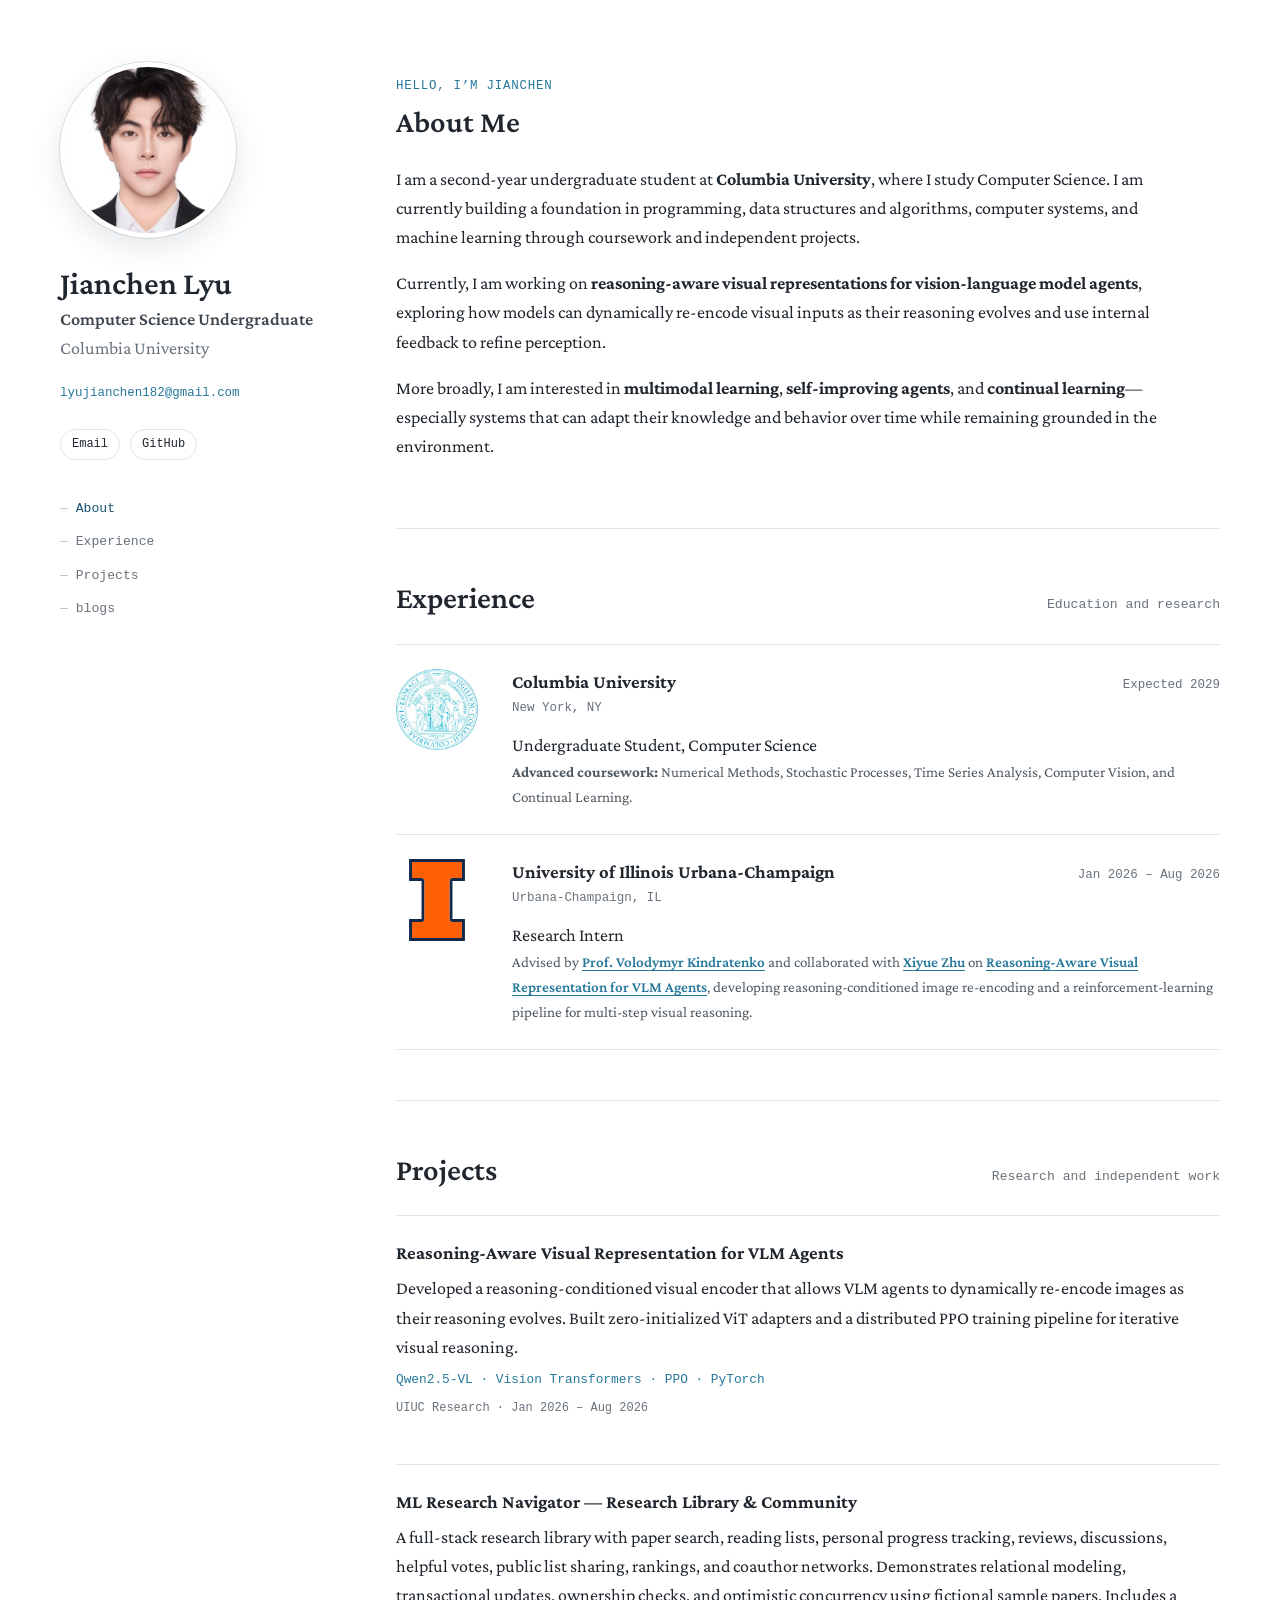
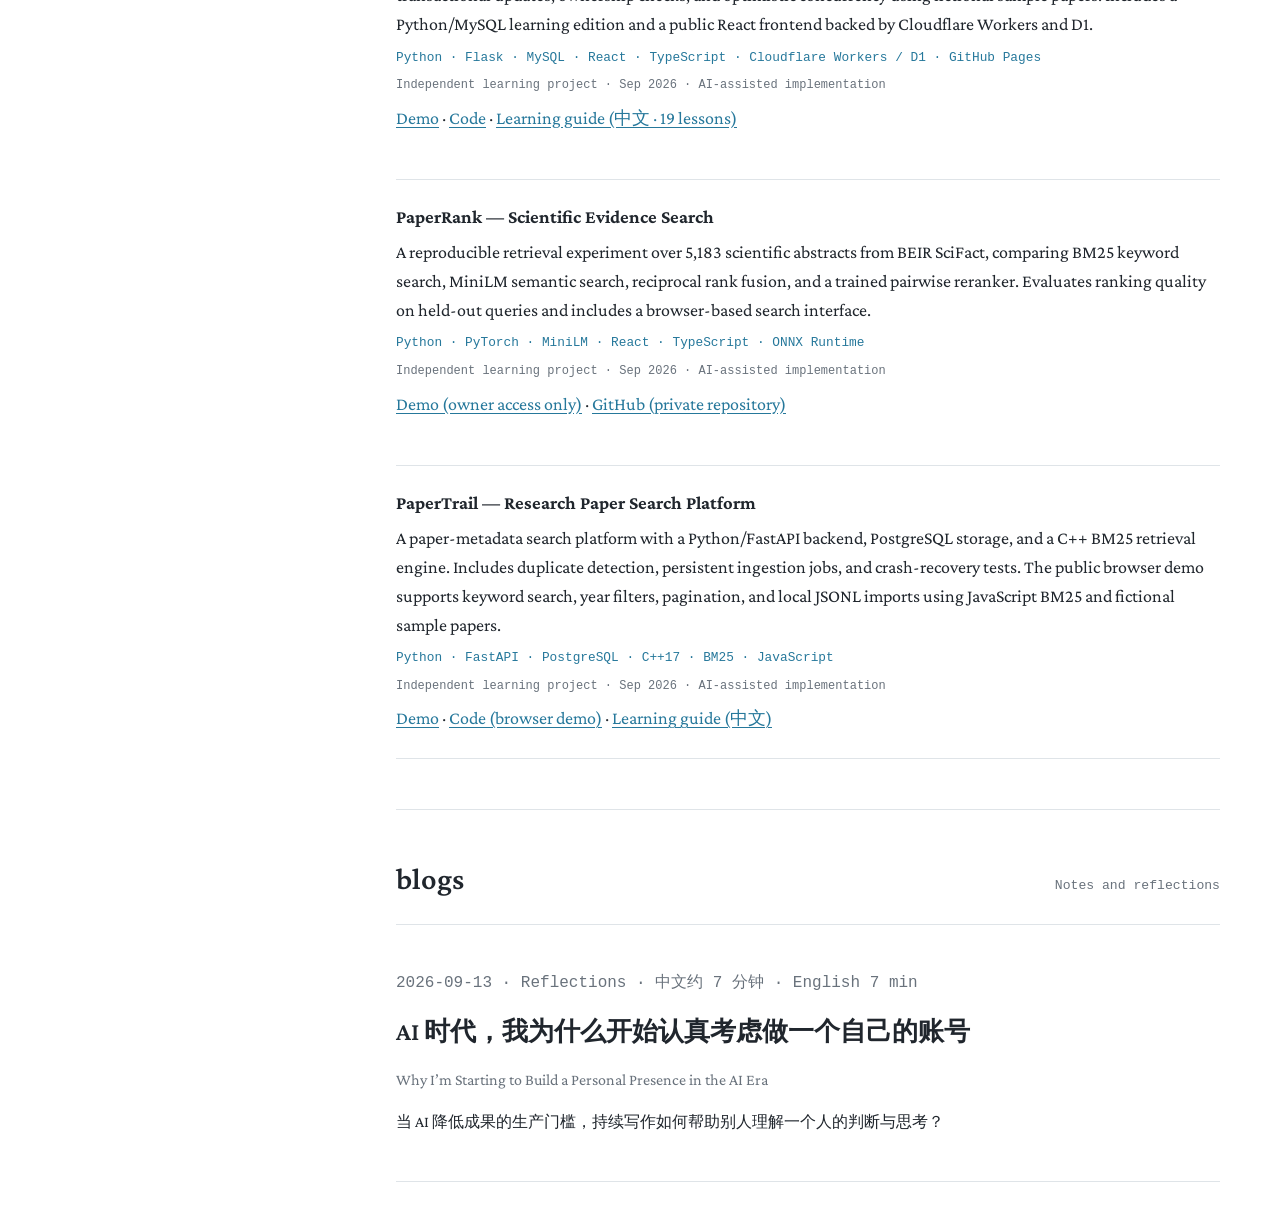
<file: index.html>
<!doctype html>
<html lang="en">
  <head>
    <meta charset="UTF-8">
    <meta name="viewport" content="width=device-width, initial-scale=1.0">
    <meta name="description" content="Personal website of a computer science undergraduate at Columbia University, with interests in multimodal learning and self-evolving agents.">
    <title>Jianchen Lyu | Personal Homepage</title>
    <link rel="preconnect" href="https://fonts.googleapis.com">
    <link rel="preconnect" href="https://fonts.gstatic.com" crossorigin>
    <link href="https://fonts.googleapis.com/css2?family=Crimson+Pro:ital,wght@0,400;0,500;0,600;1,500&family=Ubuntu+Mono:wght@400;700&display=swap" rel="stylesheet">
    <link rel="stylesheet" href="styles.css">
    <script src="script.js" defer></script>
  </head>
  <body>
    <a class="skip-link" href="#main-content">Skip to main content</a>
    <div class="site-shell">
      <header id="home" class="profile-sidebar" aria-labelledby="profile-name">
        <img class="portrait" src="assets/profile.png" alt="Portrait of Jianchen Lyu" width="1500" height="2100">
        <div class="profile-copy">
          <h1 id="profile-name">Jianchen Lyu</h1>
          <p class="role">Computer Science Undergraduate</p>
          <p class="institution">Columbia University</p>
          <a class="email-link" href="mailto:lyujianchen182@gmail.com">lyujianchen182@gmail.com</a>
        </div>

        <div class="profile-links" aria-label="Profile links">
          <a href="mailto:lyujianchen182@gmail.com">Email</a>
          <a href="https://github.com/Autumn-cyber-aka" target="_blank" rel="noopener noreferrer">GitHub</a>
        </div>

        <nav class="site-nav" aria-label="Main navigation">
          <a href="#about">About</a>
          <a href="#experience">Experience</a>
          <a href="#projects">Projects</a>
          <a href="#blogs">blogs</a>
        </nav>
      </header>

      <main id="main-content" class="page">
        <section id="about" class="content-section about-section" aria-labelledby="about-title">
          <p class="eyebrow">Hello, I’m Jianchen</p>
          <h2 id="about-title">About Me</h2>
          <div class="prose">
            <p>I am a second-year undergraduate student at <strong>Columbia University</strong>, where I study Computer Science. I am currently building a foundation in programming, data structures and algorithms, computer systems, and machine learning through coursework and independent projects.</p>
            <p>Currently, I am working on <strong>reasoning-aware visual representations for vision-language model agents</strong>, exploring how models can dynamically re-encode visual inputs as their reasoning evolves and use internal feedback to refine perception.</p>
            <p>More broadly, I am interested in <strong>multimodal learning</strong>, <strong>self-improving agents</strong>, and <strong>continual learning</strong>—especially systems that can adapt their knowledge and behavior over time while remaining grounded in the environment.</p>
          </div>
        </section>

        <section id="experience" class="content-section" aria-labelledby="experience-title">
          <div class="section-title-row">
            <h2 id="experience-title">Experience</h2>
            <p>Education and research</p>
          </div>
          <div class="experience-list">
            <article class="experience-item">
              <img class="experience-mark" src="assets/columbia-seal.png" alt="Columbia University seal" width="250" height="249">
              <div class="experience-body">
                <div class="experience-heading">
                  <h3>Columbia University</h3>
                  <p class="experience-date">Expected 2029</p>
                </div>
                <p class="experience-location">New York, NY</p>
                <p>Undergraduate Student, Computer Science</p>
                <p class="experience-detail"><strong>Advanced coursework:</strong> Numerical Methods, Stochastic Processes, Time Series Analysis, Computer Vision, and Continual Learning.</p>
              </div>
            </article>
            <article class="experience-item">
              <img class="experience-mark" src="assets/uiuc-block-i.svg" alt="Block I in Illini orange">
              <div class="experience-body">
                <div class="experience-heading">
                  <h3>University of Illinois Urbana-Champaign</h3>
                  <p class="experience-date">Jan 2026 – Aug 2026</p>
                </div>
                <p class="experience-location">Urbana-Champaign, IL</p>
                <p>Research Intern</p>
                <p class="experience-detail">Advised by <a href="https://ece.illinois.edu/about/directory/faculty/kindrtnk" target="_blank" rel="noopener noreferrer">Prof. Volodymyr Kindratenko</a> and collaborated with <a href="https://ece.illinois.edu/about/directory/grad-students/xiyuez2" target="_blank" rel="noopener noreferrer">Xiyue Zhu</a> on <a href="#reasoning-aware-vlm">Reasoning-Aware Visual Representation for VLM Agents</a>, developing reasoning-conditioned image re-encoding and a reinforcement-learning pipeline for multi-step visual reasoning.</p>
              </div>
            </article>
          </div>
        </section>

        <section id="projects" class="content-section" aria-labelledby="projects-title">
          <div class="section-title-row">
            <h2 id="projects-title">Projects</h2>
            <p>Research and independent work</p>
          </div>
          <div class="project-list">
            <article id="reasoning-aware-vlm" class="project-item">
              <div class="project-body">
                <h3>Reasoning-Aware Visual Representation for VLM Agents</h3>
                <p>Developed a reasoning-conditioned visual encoder that allows VLM agents to dynamically re-encode images as their reasoning evolves. Built zero-initialized ViT adapters and a distributed PPO training pipeline for iterative visual reasoning.</p>
                <p class="project-meta">Qwen2.5-VL · Vision Transformers · PPO · PyTorch</p>
                <p class="project-status">UIUC Research · Jan 2026 – Aug 2026</p>
              </div>
            </article>
            <article id="ml-research-navigator" class="project-item">
              <div class="project-body">
                <h3>ML Research Navigator — Research Library &amp; Community</h3>
                <p>A full-stack research library with paper search, reading lists, personal progress tracking, reviews, discussions, helpful votes, public list sharing, rankings, and coauthor networks. Demonstrates relational modeling, transactional updates, ownership checks, and optimistic concurrency using fictional sample papers. Includes a Python/MySQL learning edition and a public React frontend backed by Cloudflare Workers and D1.</p>
                <p class="project-meta">Python · Flask · MySQL · React · TypeScript · Cloudflare Workers / D1 · GitHub Pages</p>
                <p class="project-status">Independent learning project · Sep 2026 · AI-assisted implementation</p>
                <p><a href="https://autumn-cyber-aka.github.io/ml-research-navigator/" target="_blank" rel="noopener noreferrer">Demo</a> · <a href="https://github.com/Autumn-cyber-aka/ml-research-navigator" target="_blank" rel="noopener noreferrer">Code</a> · <a href="https://github.com/Autumn-cyber-aka/ml-research-navigator/blob/main/docs/LEARNING_GUIDE.md" target="_blank" rel="noopener noreferrer">Learning guide (中文 · 19 lessons)</a></p>
              </div>
            </article>
            <article id="paperrank" class="project-item">
              <div class="project-body">
                <h3>PaperRank — Scientific Evidence Search</h3>
                <p>A reproducible retrieval experiment over 5,183 scientific abstracts from BEIR SciFact, comparing BM25 keyword search, MiniLM semantic search, reciprocal rank fusion, and a trained pairwise reranker. Evaluates ranking quality on held-out queries and includes a browser-based search interface.</p>
                <p class="project-meta">Python · PyTorch · MiniLM · React · TypeScript · ONNX Runtime</p>
                <p class="project-status">Independent learning project · Sep 2026 · AI-assisted implementation</p>
                <p><a href="https://paperrank-evidence-search.lyujianchen182.chatgpt.site/" target="_blank" rel="noopener noreferrer">Demo (owner access only)</a> · <a href="https://github.com/Autumn-cyber-aka/paperrank" target="_blank" rel="noopener noreferrer">GitHub (private repository)</a></p>
              </div>
            </article>
            <article id="papertrail" class="project-item">
              <div class="project-body">
                <h3>PaperTrail — Research Paper Search Platform</h3>
                <p>A paper-metadata search platform with a Python/FastAPI backend, PostgreSQL storage, and a C++ BM25 retrieval engine. Includes duplicate detection, persistent ingestion jobs, and crash-recovery tests. The public browser demo supports keyword search, year filters, pagination, and local JSONL imports using JavaScript BM25 and fictional sample papers.</p>
                <p class="project-meta">Python · FastAPI · PostgreSQL · C++17 · BM25 · JavaScript</p>
                <p class="project-status">Independent learning project · Sep 2026 · AI-assisted implementation</p>
                <p><a href="https://autumn-cyber-aka.github.io/papertrail-site/" target="_blank" rel="noopener noreferrer">Demo</a> · <a href="https://github.com/Autumn-cyber-aka/papertrail-site" target="_blank" rel="noopener noreferrer">Code (browser demo)</a> · <a href="https://github.com/Autumn-cyber-aka/papertrail-site/blob/main/LEARNING_MANUAL.md" target="_blank" rel="noopener noreferrer">Learning guide (中文)</a></p>
              </div>
            </article>
          </div>
        </section>

        <section id="blogs" class="content-section" aria-labelledby="blogs-title">
          <div class="section-title-row">
            <h2 id="blogs-title">blogs</h2>
            <p>Notes and reflections</p>
          </div>
          <div class="blog-post-list">
          <article class="blog-post-entry">
            <p class="article-meta"><time datetime="2026-09-13">2026-09-13</time> · Reflections <span class="reading-time">· 中文约 7 分钟 · English 7 min</span></p>
            <h2 lang="zh-CN"><a href="blogs/personal-brand-ai-zh.html">AI 时代，我为什么开始认真考虑做一个自己的账号</a></h2>
            <p class="blog-post-translation"><a href="blogs/personal-brand-ai-en.html" lang="en">Why I’m Starting to Build a Personal Presence in the AI Era</a></p>
            <p lang="zh-CN">当 AI 降低成果的生产门槛，持续写作如何帮助别人理解一个人的判断与思考？</p>
          </article>
          </div>
        </section>

      </main>
    </div>
  </body>
</html>
</file>
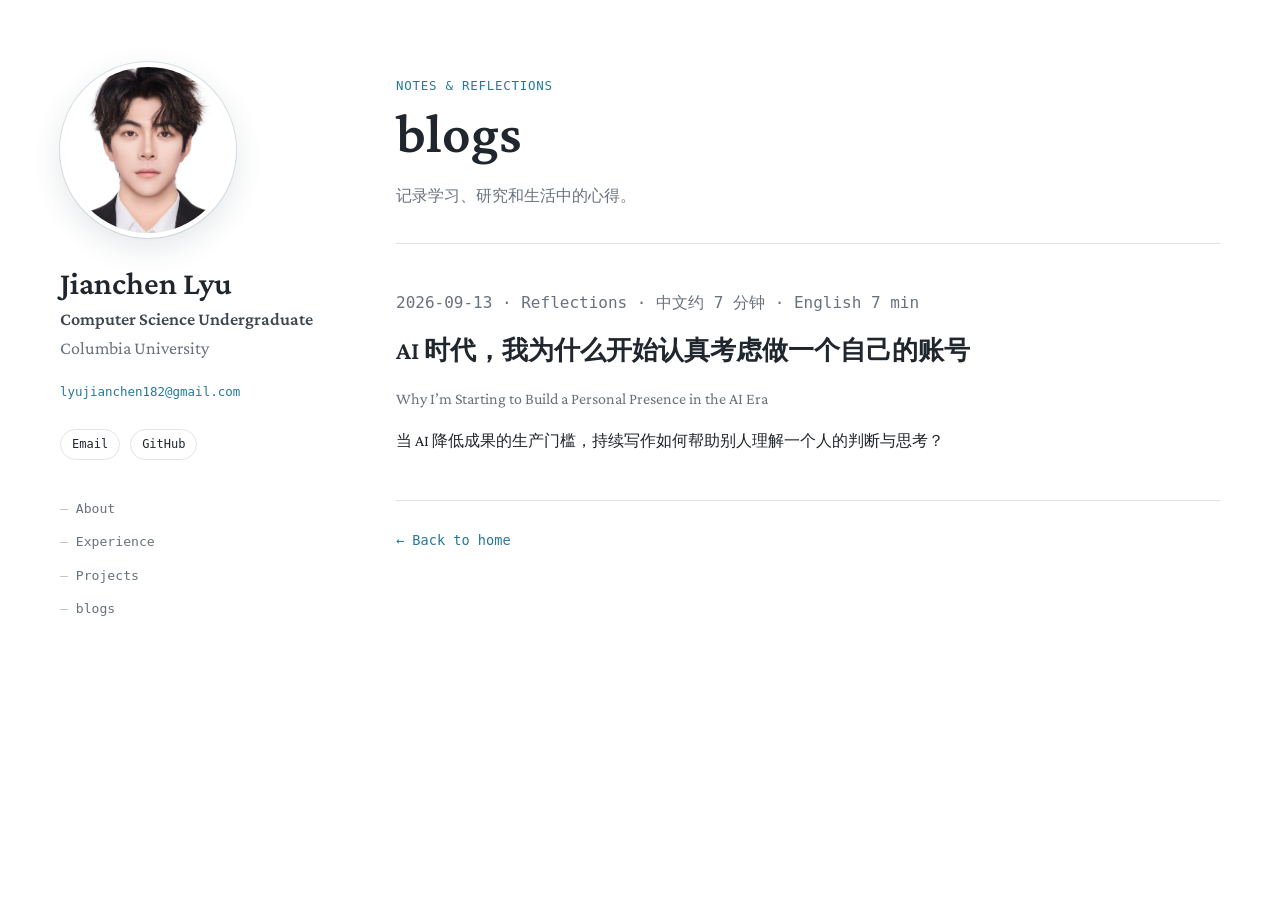
<file: blogs/index.html>
<!doctype html>
<html lang="en">
  <head>
    <meta charset="UTF-8">
    <meta name="viewport" content="width=device-width, initial-scale=1.0">
    <meta name="description" content="Personal reflections, research notes, and things learned along the way by Jianchen Lyu.">
    <title>blogs | Jianchen Lyu</title>
    <link rel="preconnect" href="https://fonts.googleapis.com">
    <link rel="preconnect" href="https://fonts.gstatic.com" crossorigin>
    <link href="https://fonts.googleapis.com/css2?family=Crimson+Pro:ital,wght@0,400;0,500;0,600;1,500&family=Ubuntu+Mono:wght@400;700&display=swap" rel="stylesheet">
    <link rel="stylesheet" href="../styles.css">
  </head>
  <body>
    <a class="skip-link" href="#main-content">Skip to main content</a>
    <div class="site-shell">
      <header id="home" class="profile-sidebar" aria-labelledby="profile-name">
        <img class="portrait" src="../assets/profile.png" alt="Portrait of Jianchen Lyu" width="1500" height="2100">
        <div class="profile-copy">
          <p id="profile-name" class="profile-name">Jianchen Lyu</p>
          <p class="role">Computer Science Undergraduate</p>
          <p class="institution">Columbia University</p>
          <a class="email-link" href="mailto:lyujianchen182@gmail.com">lyujianchen182@gmail.com</a>
        </div>

        <div class="profile-links" aria-label="Profile links">
          <a href="mailto:lyujianchen182@gmail.com">Email</a>
          <a href="https://github.com/Autumn-cyber-aka" target="_blank" rel="noopener noreferrer">GitHub</a>
        </div>

        <nav class="site-nav" aria-label="Main navigation">
          <a href="../#about">About</a>
          <a href="../#experience">Experience</a>
          <a href="../#projects">Projects</a>
          <a href="../#blogs">blogs</a>
        </nav>
      </header>

      <main id="main-content" class="page blog-page">
        <header class="blog-heading">
          <p class="eyebrow">Notes &amp; reflections</p>
          <h1>blogs</h1>
          <p class="blog-intro" lang="zh-CN">记录学习、研究和生活中的心得。</p>
        </header>
        <section class="blog-post-list" aria-label="Blog posts">
          <article class="blog-post-entry">
            <p class="article-meta"><time datetime="2026-09-13">2026-09-13</time> · Reflections <span class="reading-time">· 中文约 7 分钟 · English 7 min</span></p>
            <h2 lang="zh-CN"><a href="personal-brand-ai-zh.html">AI 时代，我为什么开始认真考虑做一个自己的账号</a></h2>
            <p class="blog-post-translation"><a href="personal-brand-ai-en.html" lang="en">Why I’m Starting to Build a Personal Presence in the AI Era</a></p>
            <p lang="zh-CN">当 AI 降低成果的生产门槛，持续写作如何帮助别人理解一个人的判断与思考？</p>
          </article>
        </section>
        <a class="blog-home-link" href="../">← Back to home</a>
      </main>
    </div>
  </body>
</html>
</file>
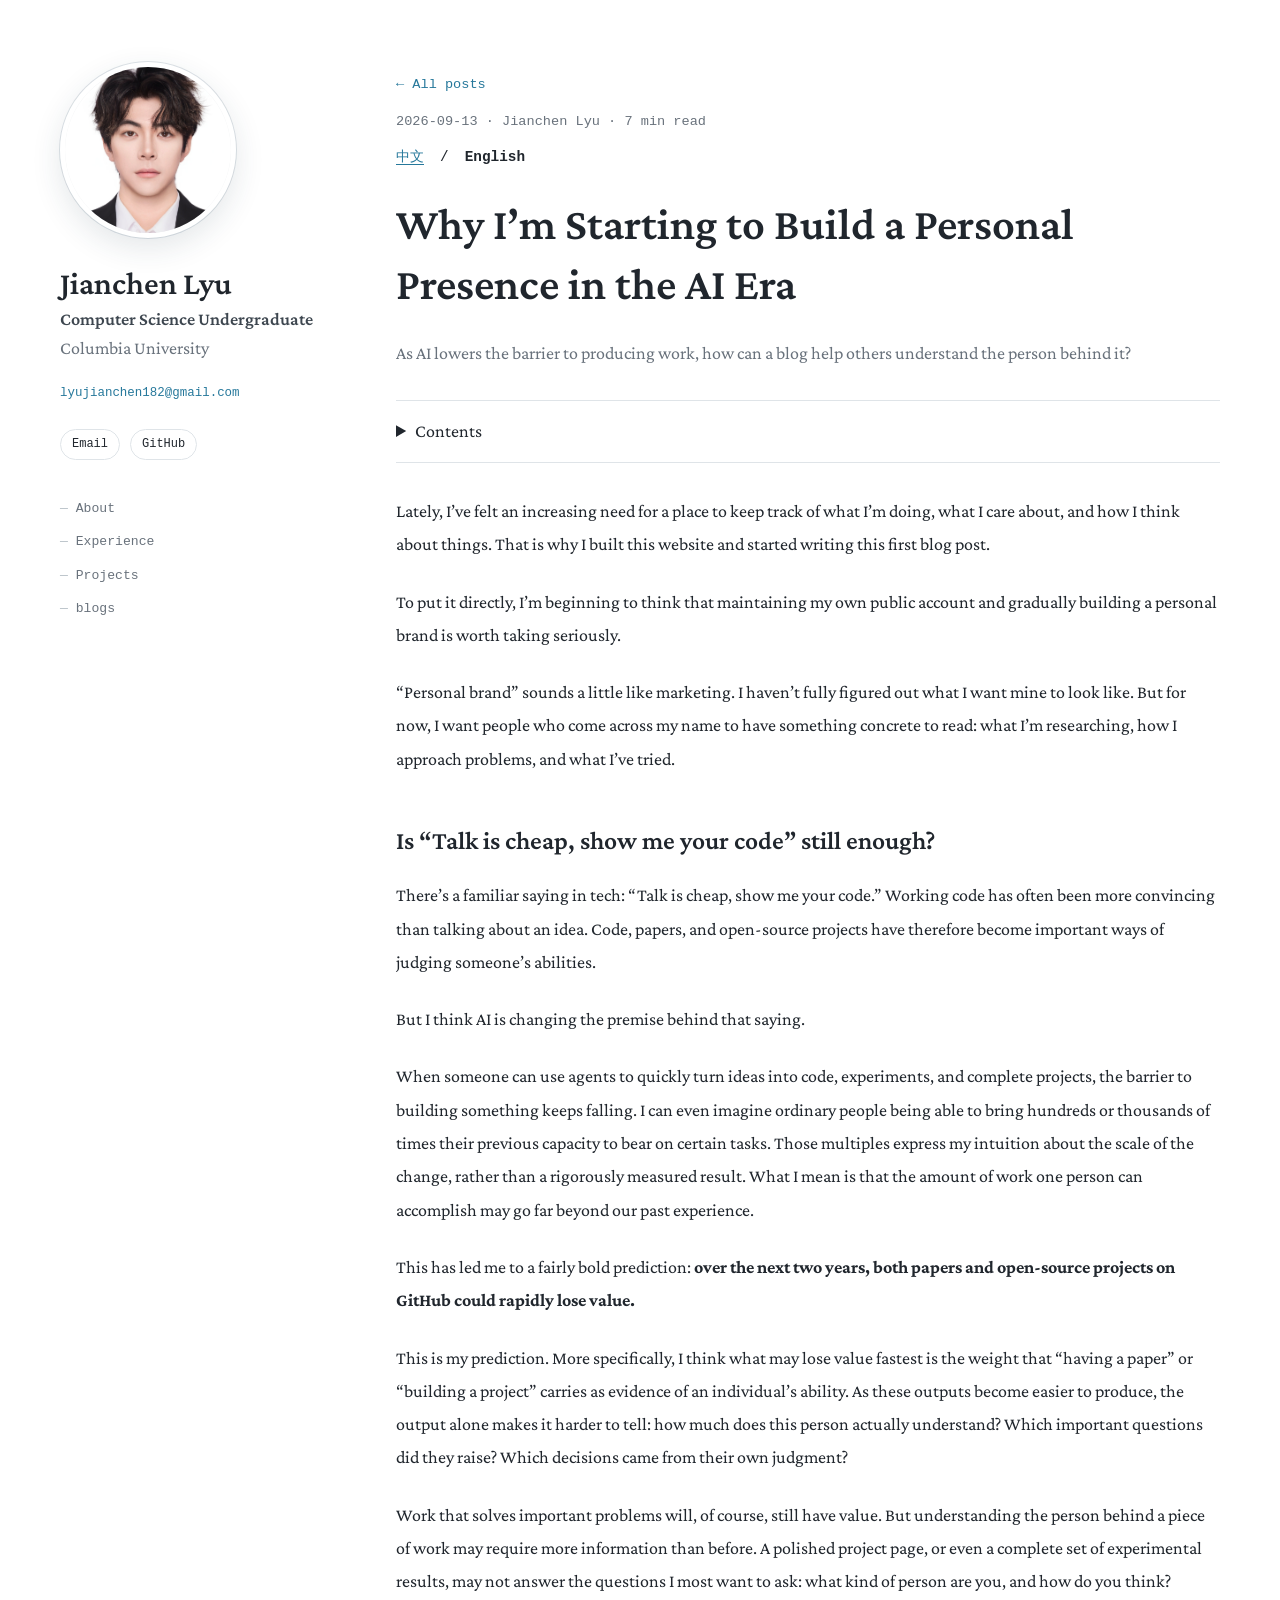
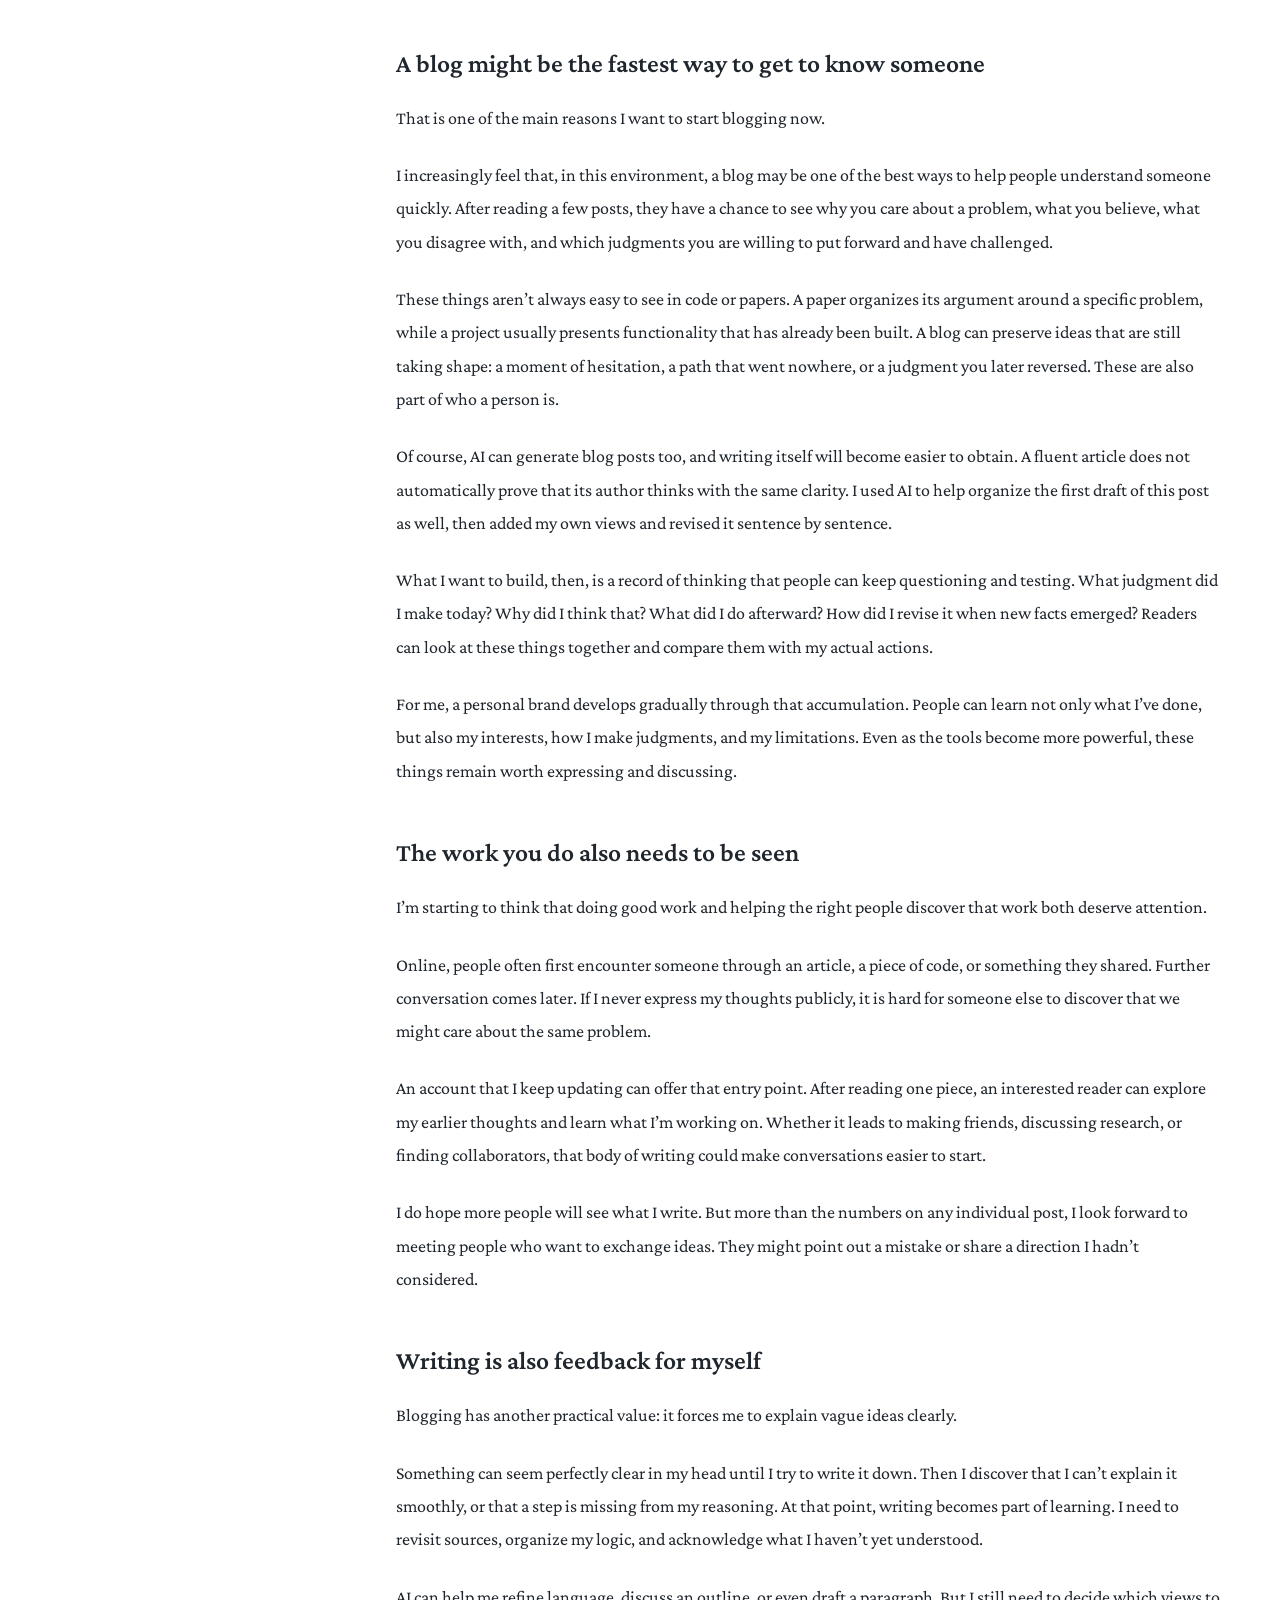
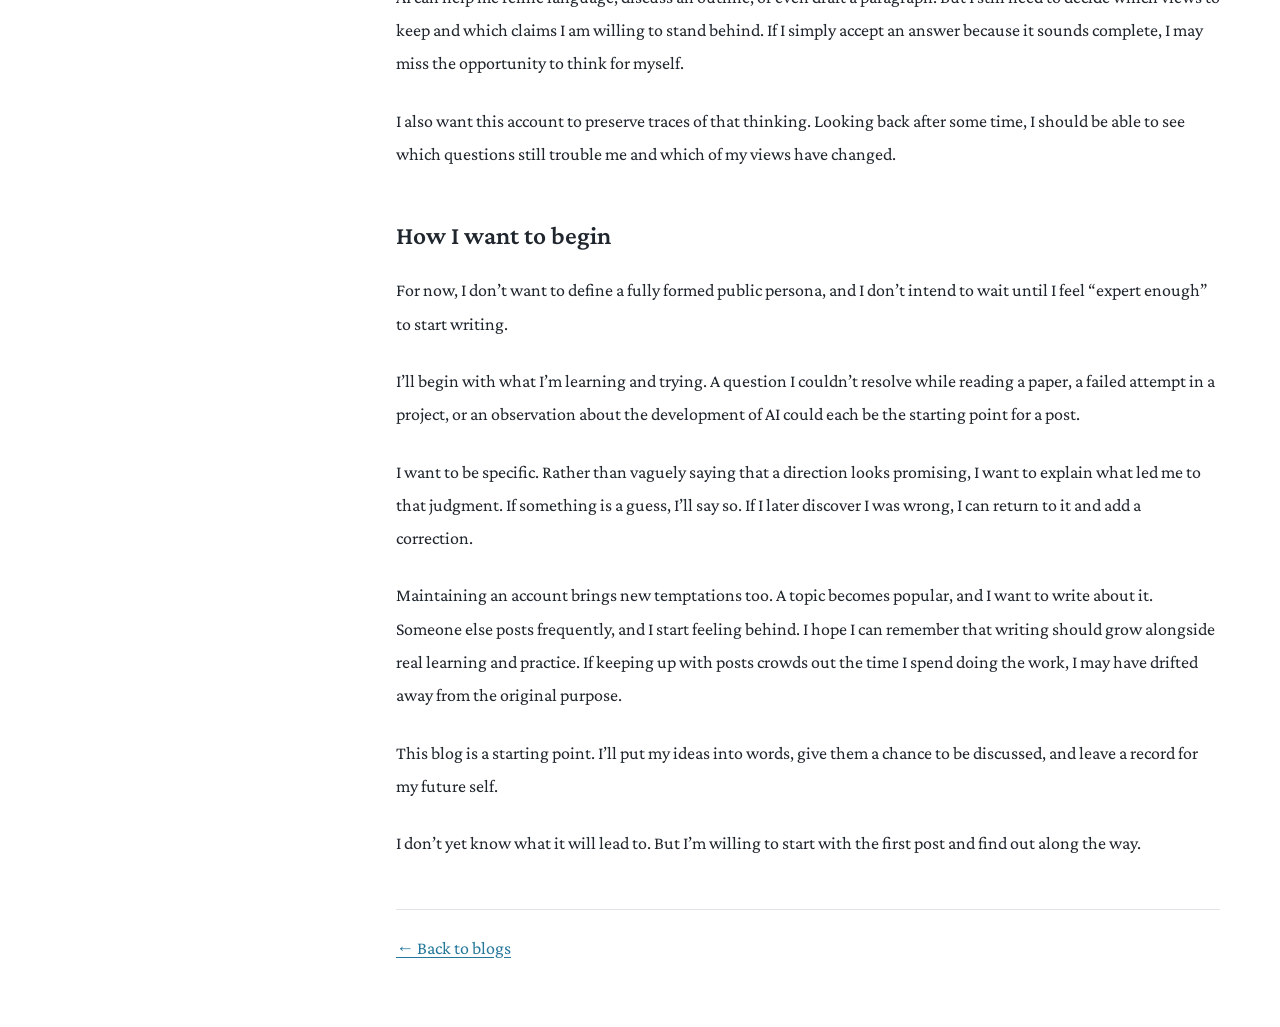
<file: blogs/personal-brand-ai-en.html>
<!doctype html>
<html lang="en">
  <head>
    <meta charset="UTF-8">
    <meta name="viewport" content="width=device-width, initial-scale=1.0">
    <meta name="description" content="As AI lowers the barrier to producing work, how can a blog help others understand the person behind it?">
    <title>Why I’m Starting to Build a Personal Presence in the AI Era | Jianchen Lyu</title>
    <link rel="preconnect" href="https://fonts.googleapis.com">
    <link rel="preconnect" href="https://fonts.gstatic.com" crossorigin>
    <link href="https://fonts.googleapis.com/css2?family=Crimson+Pro:ital,wght@0,400;0,500;0,600;1,500&family=Ubuntu+Mono:wght@400;700&display=swap" rel="stylesheet">
    <link rel="stylesheet" href="../styles.css">
    <link rel="canonical" href="https://autumn-cyber-aka.github.io/personal-website/blogs/personal-brand-ai-en.html">
    <link rel="alternate" hreflang="zh-CN" href="https://autumn-cyber-aka.github.io/personal-website/blogs/personal-brand-ai-zh.html">
    <link rel="alternate" hreflang="en" href="https://autumn-cyber-aka.github.io/personal-website/blogs/personal-brand-ai-en.html">
  </head>
  <body>
    <a class="skip-link" href="#main-content">Skip to main content</a>
    <div class="site-shell">
      <header id="home" class="profile-sidebar" aria-labelledby="profile-name">
        <img class="portrait" src="../assets/profile.png" alt="Portrait of Jianchen Lyu" width="1500" height="2100">
        <div class="profile-copy">
          <p id="profile-name" class="profile-name">Jianchen Lyu</p>
          <p class="role">Computer Science Undergraduate</p>
          <p class="institution">Columbia University</p>
          <a class="email-link" href="mailto:lyujianchen182@gmail.com">lyujianchen182@gmail.com</a>
        </div>

        <div class="profile-links" aria-label="Profile links">
          <a href="mailto:lyujianchen182@gmail.com">Email</a>
          <a href="https://github.com/Autumn-cyber-aka" target="_blank" rel="noopener noreferrer">GitHub</a>
        </div>

        <nav class="site-nav" aria-label="Main navigation">
          <a href="../#about">About</a>
          <a href="../#experience">Experience</a>
          <a href="../#projects">Projects</a>
          <a href="../#blogs">blogs</a>
        </nav>
      </header>

      <main id="main-content" class="page article-page">
        <article>
          <header class="article-heading">
            <a class="blog-home-link" href="../#blogs">← All posts</a>
            <p class="article-meta"><time datetime="2026-09-13">2026-09-13</time> · Jianchen Lyu <span class="reading-time">· 7 min read</span></p>
            <nav class="language-switch" aria-label="Article language"><a href="personal-brand-ai-zh.html" lang="zh-CN" hreflang="zh-CN">中文</a> / <a href="personal-brand-ai-en.html" lang="en" hreflang="en" aria-current="page">English</a></nav>
            <h1>Why I’m Starting to Build a Personal Presence in the AI Era</h1>
            <p class="article-summary">As AI lowers the barrier to producing work, how can a blog help others understand the person behind it?</p>
          </header>
          <details class="article-toc">
            <summary>Contents</summary>
            <ol><li><a href="#section-1">Is “Talk is cheap, show me your code” still enough?</a></li><li><a href="#section-2">A blog might be the fastest way to get to know someone</a></li><li><a href="#section-3">The work you do also needs to be seen</a></li><li><a href="#section-4">Writing is also feedback for myself</a></li><li><a href="#section-5">How I want to begin</a></li></ol>
          </details>
          <div class="article-prose"><p>Lately, I’ve felt an increasing need for a place to keep track of what I’m doing, what I care about, and how I think about things. That is why I built this website and started writing this first blog post.</p><p>To put it directly, I’m beginning to think that maintaining my own public account and gradually building a personal brand is worth taking seriously.</p><p>“Personal brand” sounds a little like marketing. I haven’t fully figured out what I want mine to look like. But for now, I want people who come across my name to have something concrete to read: what I’m researching, how I approach problems, and what I’ve tried.</p><h2 id="section-1">Is “Talk is cheap, show me your code” still enough?</h2><p>There’s a familiar saying in tech: “Talk is cheap, show me your code.” Working code has often been more convincing than talking about an idea. Code, papers, and open-source projects have therefore become important ways of judging someone’s abilities.</p><p>But I think AI is changing the premise behind that saying.</p><p>When someone can use agents to quickly turn ideas into code, experiments, and complete projects, the barrier to building something keeps falling. I can even imagine ordinary people being able to bring hundreds or thousands of times their previous capacity to bear on certain tasks. Those multiples express my intuition about the scale of the change, rather than a rigorously measured result. What I mean is that the amount of work one person can accomplish may go far beyond our past experience.</p><p>This has led me to a fairly bold prediction: <strong>over the next two years, both papers and open-source projects on GitHub could rapidly lose value.</strong></p><p>This is my prediction. More specifically, I think what may lose value fastest is the weight that “having a paper” or “building a project” carries as evidence of an individual’s ability. As these outputs become easier to produce, the output alone makes it harder to tell: how much does this person actually understand? Which important questions did they raise? Which decisions came from their own judgment?</p><p>Work that solves important problems will, of course, still have value. But understanding the person behind a piece of work may require more information than before. A polished project page, or even a complete set of experimental results, may not answer the questions I most want to ask: what kind of person are you, and how do you think?</p><h2 id="section-2">A blog might be the fastest way to get to know someone</h2><p>That is one of the main reasons I want to start blogging now.</p><p>I increasingly feel that, in this environment, a blog may be one of the best ways to help people understand someone quickly. After reading a few posts, they have a chance to see why you care about a problem, what you believe, what you disagree with, and which judgments you are willing to put forward and have challenged.</p><p>These things aren’t always easy to see in code or papers. A paper organizes its argument around a specific problem, while a project usually presents functionality that has already been built. A blog can preserve ideas that are still taking shape: a moment of hesitation, a path that went nowhere, or a judgment you later reversed. These are also part of who a person is.</p><p>Of course, AI can generate blog posts too, and writing itself will become easier to obtain. A fluent article does not automatically prove that its author thinks with the same clarity. I used AI to help organize the first draft of this post as well, then added my own views and revised it sentence by sentence.</p><p>What I want to build, then, is a record of thinking that people can keep questioning and testing. What judgment did I make today? Why did I think that? What did I do afterward? How did I revise it when new facts emerged? Readers can look at these things together and compare them with my actual actions.</p><p>For me, a personal brand develops gradually through that accumulation. People can learn not only what I’ve done, but also my interests, how I make judgments, and my limitations. Even as the tools become more powerful, these things remain worth expressing and discussing.</p><h2 id="section-3">The work you do also needs to be seen</h2><p>I’m starting to think that doing good work and helping the right people discover that work both deserve attention.</p><p>Online, people often first encounter someone through an article, a piece of code, or something they shared. Further conversation comes later. If I never express my thoughts publicly, it is hard for someone else to discover that we might care about the same problem.</p><p>An account that I keep updating can offer that entry point. After reading one piece, an interested reader can explore my earlier thoughts and learn what I’m working on. Whether it leads to making friends, discussing research, or finding collaborators, that body of writing could make conversations easier to start.</p><p>I do hope more people will see what I write. But more than the numbers on any individual post, I look forward to meeting people who want to exchange ideas. They might point out a mistake or share a direction I hadn’t considered.</p><h2 id="section-4">Writing is also feedback for myself</h2><p>Blogging has another practical value: it forces me to explain vague ideas clearly.</p><p>Something can seem perfectly clear in my head until I try to write it down. Then I discover that I can’t explain it smoothly, or that a step is missing from my reasoning. At that point, writing becomes part of learning. I need to revisit sources, organize my logic, and acknowledge what I haven’t yet understood.</p><p>AI can help me refine language, discuss an outline, or even draft a paragraph. But I still need to decide which views to keep and which claims I am willing to stand behind. If I simply accept an answer because it sounds complete, I may miss the opportunity to think for myself.</p><p>I also want this account to preserve traces of that thinking. Looking back after some time, I should be able to see which questions still trouble me and which of my views have changed.</p><h2 id="section-5">How I want to begin</h2><p>For now, I don’t want to define a fully formed public persona, and I don’t intend to wait until I feel “expert enough” to start writing.</p><p>I’ll begin with what I’m learning and trying. A question I couldn’t resolve while reading a paper, a failed attempt in a project, or an observation about the development of AI could each be the starting point for a post.</p><p>I want to be specific. Rather than vaguely saying that a direction looks promising, I want to explain what led me to that judgment. If something is a guess, I’ll say so. If I later discover I was wrong, I can return to it and add a correction.</p><p>Maintaining an account brings new temptations too. A topic becomes popular, and I want to write about it. Someone else posts frequently, and I start feeling behind. I hope I can remember that writing should grow alongside real learning and practice. If keeping up with posts crowds out the time I spend doing the work, I may have drifted away from the original purpose.</p><p>This blog is a starting point. I’ll put my ideas into words, give them a chance to be discussed, and leave a record for my future self.</p><p>I don’t yet know what it will lead to. But I’m willing to start with the first post and find out along the way.</p></div>
          <footer class="article-footer"><a href="../#blogs">← Back to blogs</a></footer>
        </article>
      </main>
    </div>
  </body>
</html>
</file>
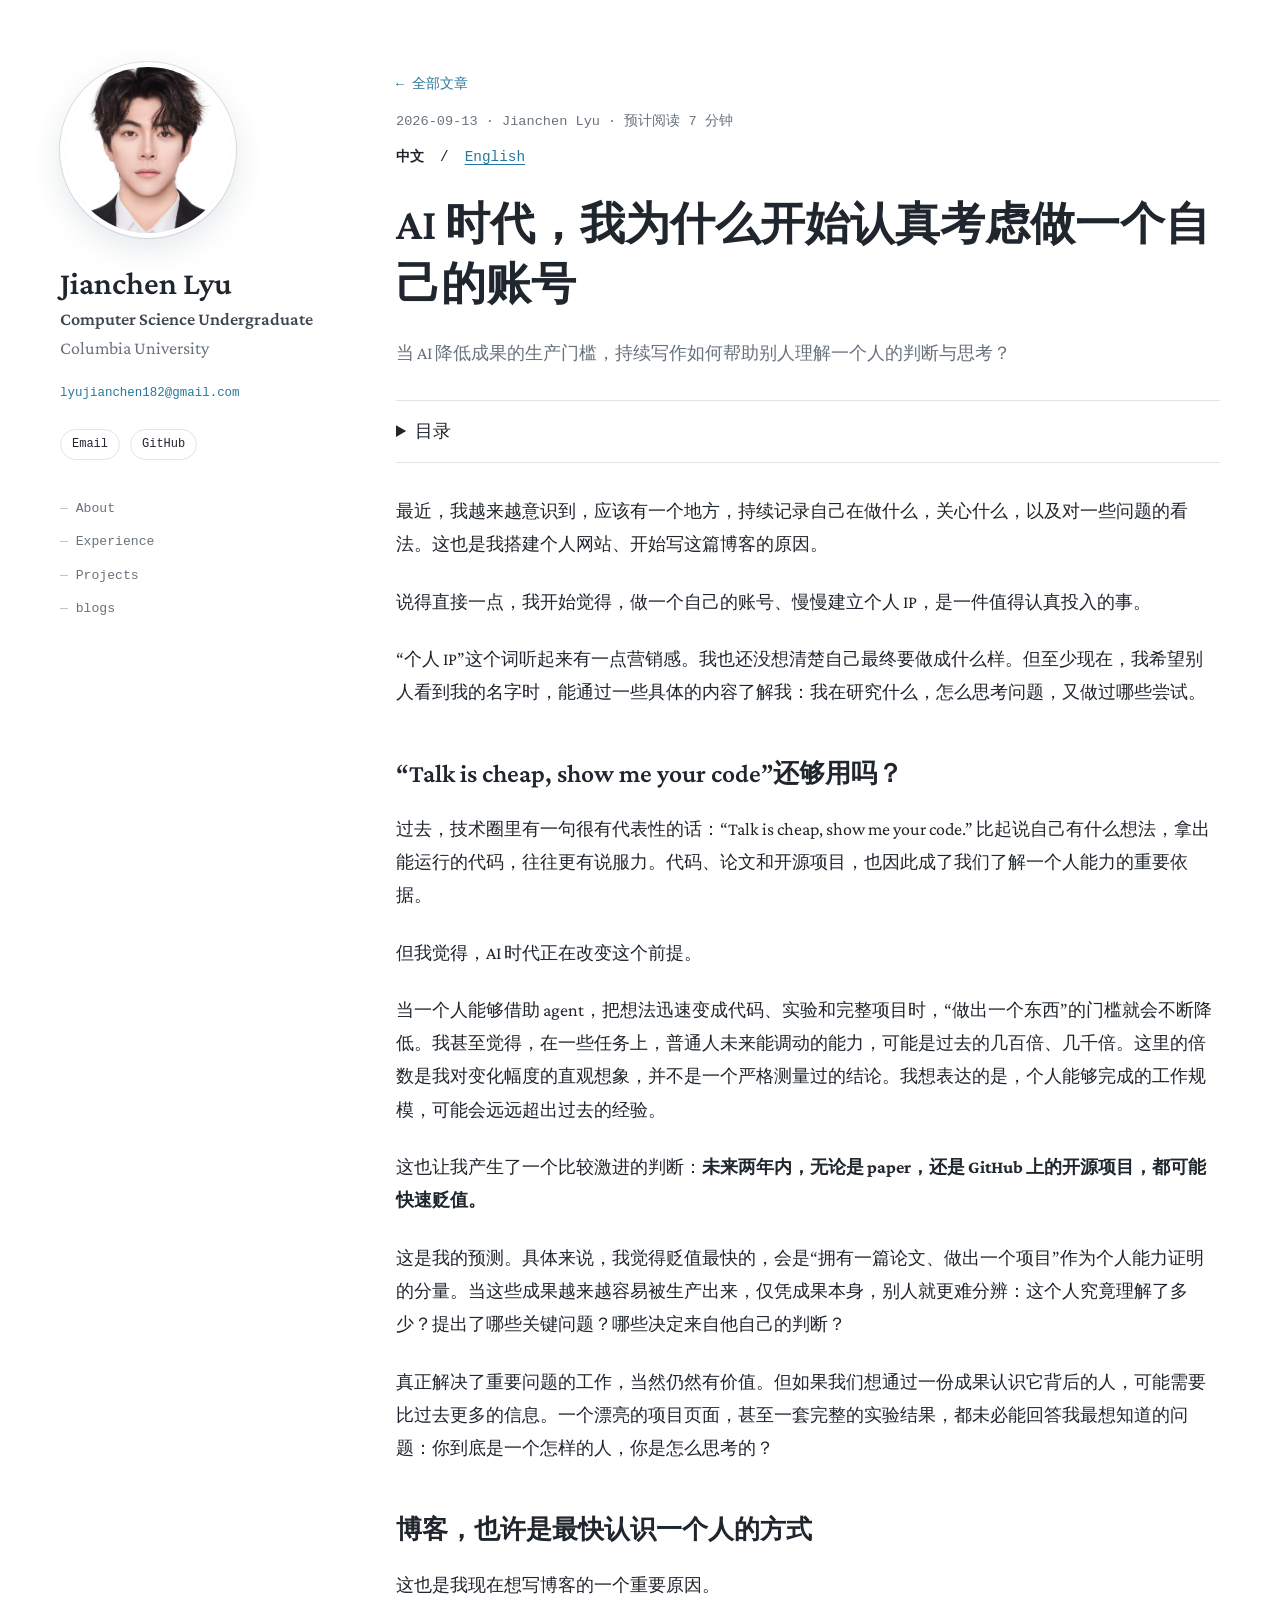
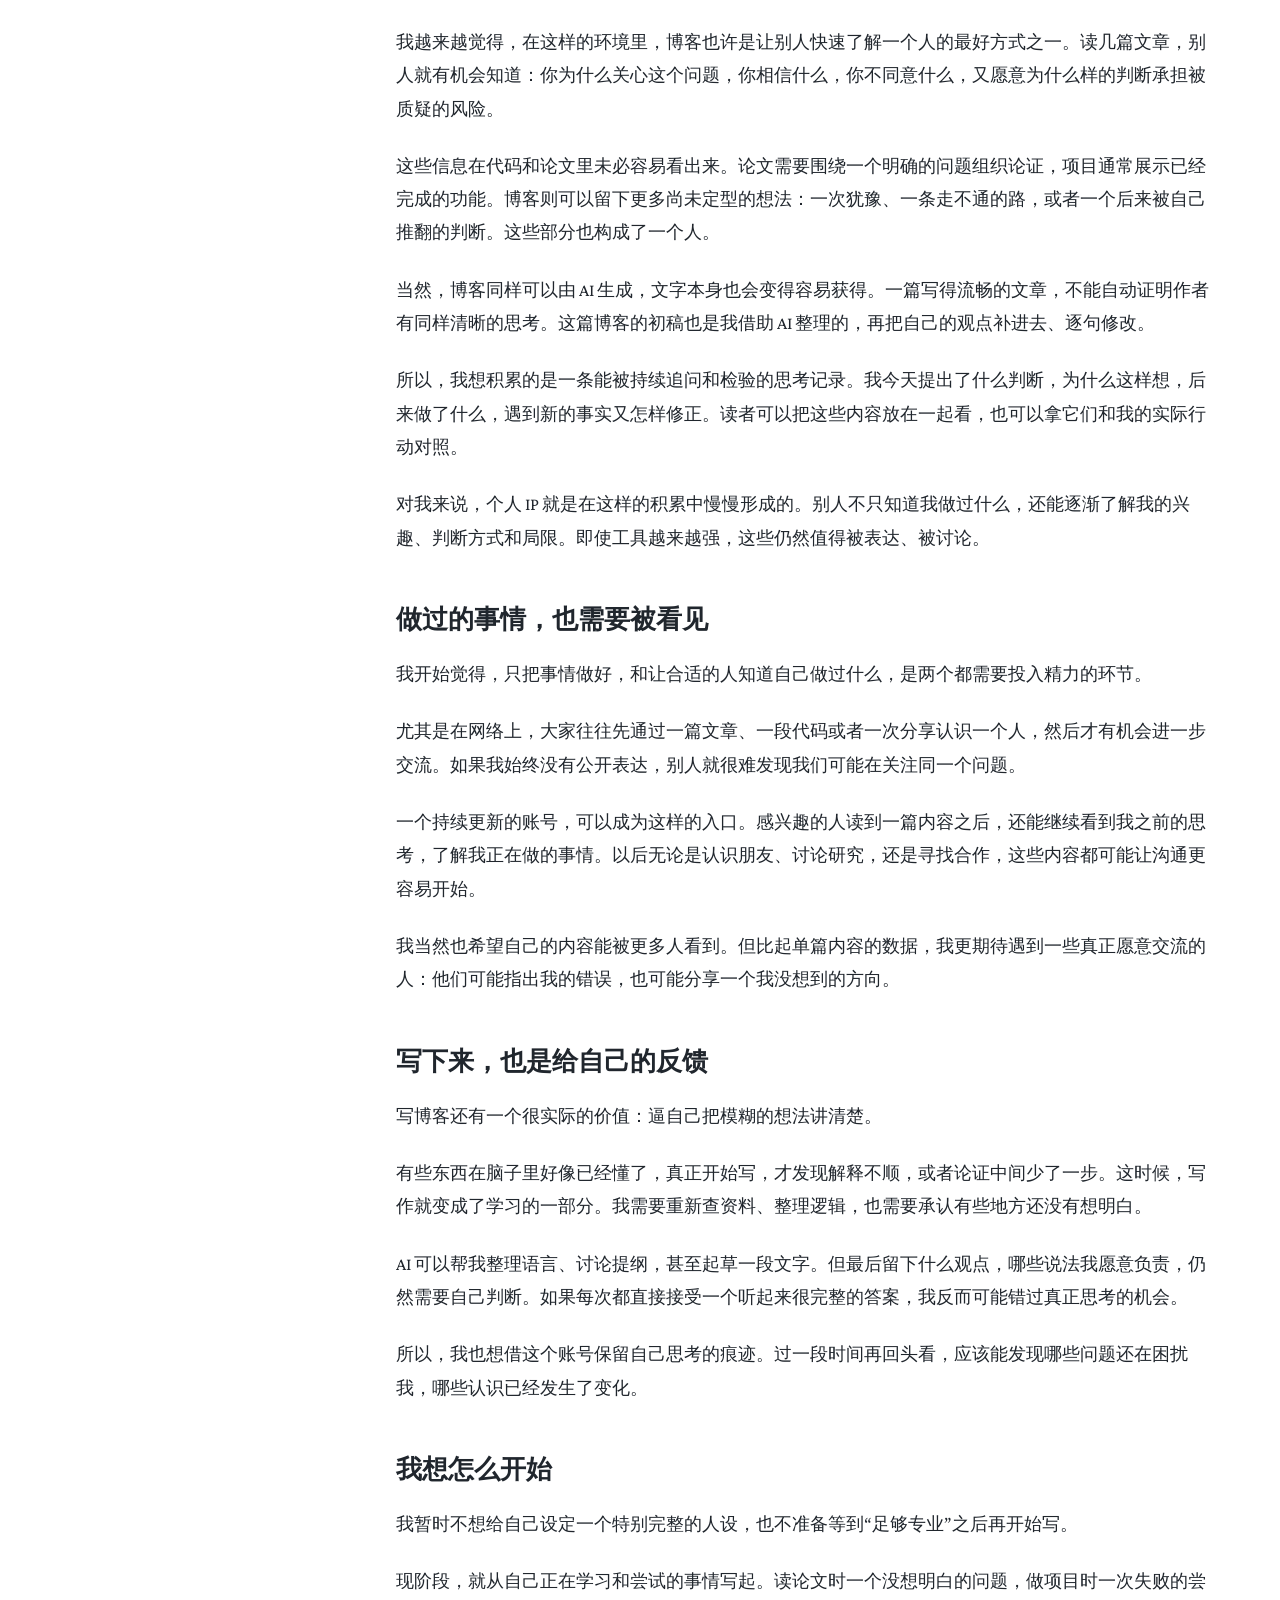
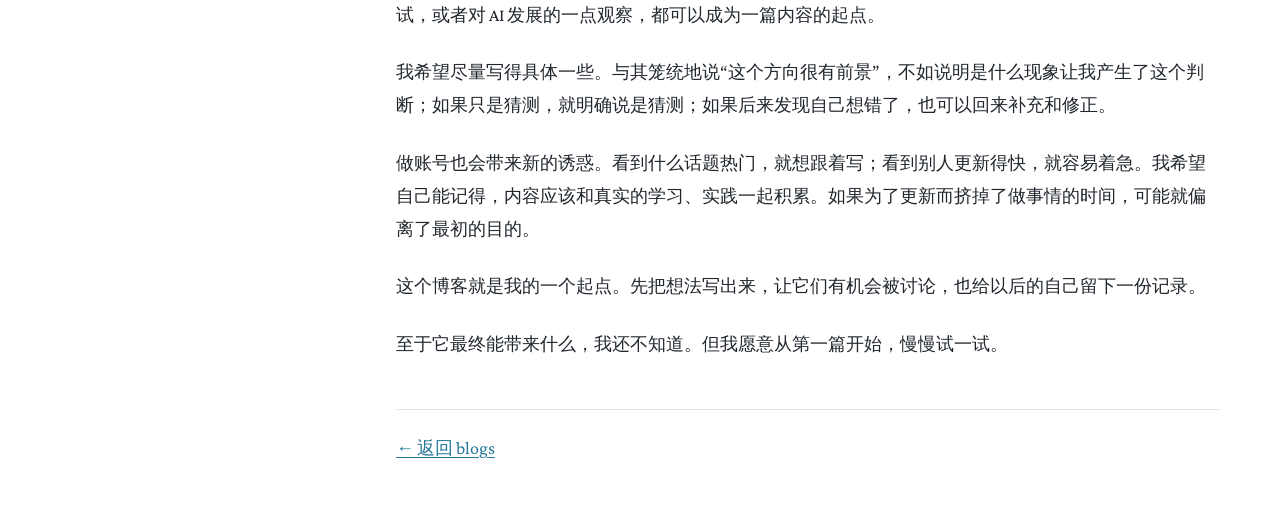
<file: blogs/personal-brand-ai-zh.html>
<!doctype html>
<html lang="zh-CN">
  <head>
    <meta charset="UTF-8">
    <meta name="viewport" content="width=device-width, initial-scale=1.0">
    <meta name="description" content="当 AI 降低成果的生产门槛，持续写作如何帮助别人理解一个人的判断与思考？">
    <title>AI 时代，我为什么开始认真考虑做一个自己的账号 | Jianchen Lyu</title>
    <link rel="preconnect" href="https://fonts.googleapis.com">
    <link rel="preconnect" href="https://fonts.gstatic.com" crossorigin>
    <link href="https://fonts.googleapis.com/css2?family=Crimson+Pro:ital,wght@0,400;0,500;0,600;1,500&family=Ubuntu+Mono:wght@400;700&display=swap" rel="stylesheet">
    <link rel="stylesheet" href="../styles.css">
    <link rel="canonical" href="https://autumn-cyber-aka.github.io/personal-website/blogs/personal-brand-ai-zh.html">
    <link rel="alternate" hreflang="zh-CN" href="https://autumn-cyber-aka.github.io/personal-website/blogs/personal-brand-ai-zh.html">
    <link rel="alternate" hreflang="en" href="https://autumn-cyber-aka.github.io/personal-website/blogs/personal-brand-ai-en.html">
  </head>
  <body>
    <a class="skip-link" href="#main-content">Skip to main content</a>
    <div class="site-shell">
      <header id="home" class="profile-sidebar" aria-labelledby="profile-name">
        <img class="portrait" src="../assets/profile.png" alt="Portrait of Jianchen Lyu" width="1500" height="2100">
        <div class="profile-copy">
          <p id="profile-name" class="profile-name">Jianchen Lyu</p>
          <p class="role">Computer Science Undergraduate</p>
          <p class="institution">Columbia University</p>
          <a class="email-link" href="mailto:lyujianchen182@gmail.com">lyujianchen182@gmail.com</a>
        </div>

        <div class="profile-links" aria-label="Profile links">
          <a href="mailto:lyujianchen182@gmail.com">Email</a>
          <a href="https://github.com/Autumn-cyber-aka" target="_blank" rel="noopener noreferrer">GitHub</a>
        </div>

        <nav class="site-nav" aria-label="Main navigation">
          <a href="../#about">About</a>
          <a href="../#experience">Experience</a>
          <a href="../#projects">Projects</a>
          <a href="../#blogs">blogs</a>
        </nav>
      </header>

      <main id="main-content" class="page article-page">
        <article>
          <header class="article-heading">
            <a class="blog-home-link" href="../#blogs">← 全部文章</a>
            <p class="article-meta"><time datetime="2026-09-13">2026-09-13</time> · Jianchen Lyu <span class="reading-time">· 预计阅读 7 分钟</span></p>
            <nav class="language-switch" aria-label="文章语言"><a href="personal-brand-ai-zh.html" lang="zh-CN" hreflang="zh-CN" aria-current="page">中文</a> / <a href="personal-brand-ai-en.html" lang="en" hreflang="en">English</a></nav>
            <h1>AI 时代，我为什么开始认真考虑做一个自己的账号</h1>
            <p class="article-summary">当 AI 降低成果的生产门槛，持续写作如何帮助别人理解一个人的判断与思考？</p>
          </header>
          <details class="article-toc">
            <summary>目录</summary>
            <ol><li><a href="#section-1">“Talk is cheap, show me your code”还够用吗？</a></li><li><a href="#section-2">博客，也许是最快认识一个人的方式</a></li><li><a href="#section-3">做过的事情，也需要被看见</a></li><li><a href="#section-4">写下来，也是给自己的反馈</a></li><li><a href="#section-5">我想怎么开始</a></li></ol>
          </details>
          <div class="article-prose"><p>最近，我越来越意识到，应该有一个地方，持续记录自己在做什么，关心什么，以及对一些问题的看法。这也是我搭建个人网站、开始写这篇博客的原因。</p><p>说得直接一点，我开始觉得，做一个自己的账号、慢慢建立个人 IP，是一件值得认真投入的事。</p><p>“个人 IP”这个词听起来有一点营销感。我也还没想清楚自己最终要做成什么样。但至少现在，我希望别人看到我的名字时，能通过一些具体的内容了解我：我在研究什么，怎么思考问题，又做过哪些尝试。</p><h2 id="section-1">“Talk is cheap, show me your code”还够用吗？</h2><p>过去，技术圈里有一句很有代表性的话：“Talk is cheap, show me your code.” 比起说自己有什么想法，拿出能运行的代码，往往更有说服力。代码、论文和开源项目，也因此成了我们了解一个人能力的重要依据。</p><p>但我觉得，AI 时代正在改变这个前提。</p><p>当一个人能够借助 agent，把想法迅速变成代码、实验和完整项目时，“做出一个东西”的门槛就会不断降低。我甚至觉得，在一些任务上，普通人未来能调动的能力，可能是过去的几百倍、几千倍。这里的倍数是我对变化幅度的直观想象，并不是一个严格测量过的结论。我想表达的是，个人能够完成的工作规模，可能会远远超出过去的经验。</p><p>这也让我产生了一个比较激进的判断：<strong>未来两年内，无论是 paper，还是 GitHub 上的开源项目，都可能快速贬值。</strong></p><p>这是我的预测。具体来说，我觉得贬值最快的，会是“拥有一篇论文、做出一个项目”作为个人能力证明的分量。当这些成果越来越容易被生产出来，仅凭成果本身，别人就更难分辨：这个人究竟理解了多少？提出了哪些关键问题？哪些决定来自他自己的判断？</p><p>真正解决了重要问题的工作，当然仍然有价值。但如果我们想通过一份成果认识它背后的人，可能需要比过去更多的信息。一个漂亮的项目页面，甚至一套完整的实验结果，都未必能回答我最想知道的问题：你到底是一个怎样的人，你是怎么思考的？</p><h2 id="section-2">博客，也许是最快认识一个人的方式</h2><p>这也是我现在想写博客的一个重要原因。</p><p>我越来越觉得，在这样的环境里，博客也许是让别人快速了解一个人的最好方式之一。读几篇文章，别人就有机会知道：你为什么关心这个问题，你相信什么，你不同意什么，又愿意为什么样的判断承担被质疑的风险。</p><p>这些信息在代码和论文里未必容易看出来。论文需要围绕一个明确的问题组织论证，项目通常展示已经完成的功能。博客则可以留下更多尚未定型的想法：一次犹豫、一条走不通的路，或者一个后来被自己推翻的判断。这些部分也构成了一个人。</p><p>当然，博客同样可以由 AI 生成，文字本身也会变得容易获得。一篇写得流畅的文章，不能自动证明作者有同样清晰的思考。这篇博客的初稿也是我借助 AI 整理的，再把自己的观点补进去、逐句修改。</p><p>所以，我想积累的是一条能被持续追问和检验的思考记录。我今天提出了什么判断，为什么这样想，后来做了什么，遇到新的事实又怎样修正。读者可以把这些内容放在一起看，也可以拿它们和我的实际行动对照。</p><p>对我来说，个人 IP 就是在这样的积累中慢慢形成的。别人不只知道我做过什么，还能逐渐了解我的兴趣、判断方式和局限。即使工具越来越强，这些仍然值得被表达、被讨论。</p><h2 id="section-3">做过的事情，也需要被看见</h2><p>我开始觉得，只把事情做好，和让合适的人知道自己做过什么，是两个都需要投入精力的环节。</p><p>尤其是在网络上，大家往往先通过一篇文章、一段代码或者一次分享认识一个人，然后才有机会进一步交流。如果我始终没有公开表达，别人就很难发现我们可能在关注同一个问题。</p><p>一个持续更新的账号，可以成为这样的入口。感兴趣的人读到一篇内容之后，还能继续看到我之前的思考，了解我正在做的事情。以后无论是认识朋友、讨论研究，还是寻找合作，这些内容都可能让沟通更容易开始。</p><p>我当然也希望自己的内容能被更多人看到。但比起单篇内容的数据，我更期待遇到一些真正愿意交流的人：他们可能指出我的错误，也可能分享一个我没想到的方向。</p><h2 id="section-4">写下来，也是给自己的反馈</h2><p>写博客还有一个很实际的价值：逼自己把模糊的想法讲清楚。</p><p>有些东西在脑子里好像已经懂了，真正开始写，才发现解释不顺，或者论证中间少了一步。这时候，写作就变成了学习的一部分。我需要重新查资料、整理逻辑，也需要承认有些地方还没有想明白。</p><p>AI 可以帮我整理语言、讨论提纲，甚至起草一段文字。但最后留下什么观点，哪些说法我愿意负责，仍然需要自己判断。如果每次都直接接受一个听起来很完整的答案，我反而可能错过真正思考的机会。</p><p>所以，我也想借这个账号保留自己思考的痕迹。过一段时间再回头看，应该能发现哪些问题还在困扰我，哪些认识已经发生了变化。</p><h2 id="section-5">我想怎么开始</h2><p>我暂时不想给自己设定一个特别完整的人设，也不准备等到“足够专业”之后再开始写。</p><p>现阶段，就从自己正在学习和尝试的事情写起。读论文时一个没想明白的问题，做项目时一次失败的尝试，或者对 AI 发展的一点观察，都可以成为一篇内容的起点。</p><p>我希望尽量写得具体一些。与其笼统地说“这个方向很有前景”，不如说明是什么现象让我产生了这个判断；如果只是猜测，就明确说是猜测；如果后来发现自己想错了，也可以回来补充和修正。</p><p>做账号也会带来新的诱惑。看到什么话题热门，就想跟着写；看到别人更新得快，就容易着急。我希望自己能记得，内容应该和真实的学习、实践一起积累。如果为了更新而挤掉了做事情的时间，可能就偏离了最初的目的。</p><p>这个博客就是我的一个起点。先把想法写出来，让它们有机会被讨论，也给以后的自己留下一份记录。</p><p>至于它最终能带来什么，我还不知道。但我愿意从第一篇开始，慢慢试一试。</p></div>
          <footer class="article-footer"><a href="../#blogs">← 返回 blogs</a></footer>
        </article>
      </main>
    </div>
  </body>
</html>
</file>
<file: styles.css>
:root {
  --background: #ffffff;
  --surface: #f6f8fa;
  --text: #20262d;
  --muted: #69727c;
  --link: #26789b;
  --link-dark: #15536e;
  --border: #dfe4e8;
  --sidebar-width: 270px;
  --shell-width: 1160px;
  --serif: "Crimson Pro", Georgia, serif;
  --mono: "Ubuntu Mono", Monaco, Consolas, monospace;
}

* { box-sizing: border-box; }
html { scroll-behavior: smooth; }

body {
  margin: 0;
  color: var(--text);
  background: var(--background);
  font-family: var(--serif);
  font-size: 18px;
  line-height: 1.62;
}

a { color: var(--link); text-underline-offset: 3px; }
a:hover { color: var(--link-dark); }
:focus-visible { outline: 2px solid var(--link); outline-offset: 4px; }

.sr-only {
  position: absolute;
  width: 1px;
  height: 1px;
  padding: 0;
  margin: -1px;
  overflow: hidden;
  clip: rect(0, 0, 0, 0);
  white-space: nowrap;
  border: 0;
}

.skip-link {
  position: fixed;
  top: 10px;
  left: 10px;
  z-index: 100;
  padding: 8px 14px;
  color: #fff;
  background: var(--link);
  transform: translateY(-150%);
}

.skip-link:focus { transform: translateY(0); }

.site-shell { width: min(calc(100% - 48px), var(--shell-width)); margin: 0 auto; }

.profile-sidebar {
  position: fixed;
  top: 0;
  width: var(--sidebar-width);
  min-height: 100vh;
  padding: 62px 0 40px;
}

.portrait {
  width: 176px;
  height: 176px;
  display: block;
  margin-bottom: 28px;
  border: 5px solid #fff;
  border-radius: 50%;
  background: #eef0f2;
  box-shadow: 0 10px 30px rgba(31, 56, 72, 0.12), 0 0 0 1px var(--border);
  object-fit: cover;
  object-position: center 30%;
}

h1, h2, h3, p { overflow-wrap: break-word; }

h1, .profile-name {
  margin: 0 0 4px;
  font-family: var(--serif);
  font-size: 2rem;
  font-weight: 600;
  line-height: 1.1;
}

.role { margin: 0; color: #3d464f; font-weight: 600; }
.institution { margin: 0 0 12px; color: var(--muted); }
.email-link { display: inline-block; font-family: var(--mono); font-size: 0.78rem; text-decoration: none; }

.profile-links { display: flex; gap: 10px; margin-top: 24px; }
.profile-links a {
  padding: 5px 11px;
  border: 1px solid var(--border);
  border-radius: 999px;
  color: var(--text);
  font-family: var(--mono);
  font-size: 0.75rem;
  text-decoration: none;
}
.profile-links a:hover { color: var(--link-dark); border-color: #b9cbd4; background: var(--surface); }

.site-nav { display: grid; gap: 4px; margin-top: 34px; }
.site-nav a {
  width: max-content;
  padding: 4px 0;
  color: var(--muted);
  font-family: var(--mono);
  font-size: 0.82rem;
  text-decoration: none;
}
.site-nav a::before { content: "— "; color: #b4bdc4; }
.site-nav a:hover, .site-nav a.active { color: var(--link-dark); }

.page { margin-left: calc(var(--sidebar-width) + 66px); padding: 68px 0 0; }

.content-section { padding: 50px 0; border-top: 1px solid var(--border); scroll-margin-top: 20px; }
.about-section { padding-top: 8px; border-top: 0; }
.eyebrow { margin: 0 0 7px; color: var(--link); font-family: var(--mono); font-size: 0.78rem; letter-spacing: 0.06em; text-transform: uppercase; }

h2 {
  margin: 0 0 22px;
  font-family: var(--serif);
  font-size: 1.9rem;
  font-weight: 600;
  line-height: 1.3;
}

h3 { margin: 0; font-size: 1.16rem; line-height: 1.4; }
.prose { max-width: 800px; }
.prose p { margin: 0 0 17px; }

.section-title-row { display: flex; justify-content: space-between; gap: 30px; align-items: baseline; margin-bottom: 25px; }
.section-title-row h2 { margin: 0; }
.section-title-row p { margin: 0; color: var(--muted); font-family: var(--mono); font-size: 0.82rem; }

.experience-list { display: grid; }
.experience-item {
  display: grid;
  grid-template-columns: 92px 1fr;
  gap: 24px;
  padding: 24px 0;
  border-top: 1px solid var(--border);
  border-bottom: 1px solid var(--border);
}
.experience-item + .experience-item { border-top: 0; }
.experience-mark {
  width: 82px;
  height: 82px;
  display: block;
  align-self: start;
  object-fit: contain;
}
.experience-heading { display: flex; justify-content: space-between; gap: 24px; align-items: baseline; }
.experience-date { margin: 0; flex: 0 0 auto; color: var(--muted); font-family: var(--mono); font-size: 0.78rem; }
.experience-location { margin: 3px 0 13px; color: var(--muted); font-family: var(--mono); font-size: 0.78rem; }
.experience-body > p:not(.experience-location) { margin: 0; }
.experience-body .experience-detail { margin-top: 7px; color: #4f5962; font-size: 0.94rem; line-height: 1.65; }
.experience-detail a { font-weight: 600; }

.project-list { display: grid; gap: 22px; }

.project-item {
  padding: 24px 0;
  border-top: 1px solid var(--border);
  background: #fff;
}
.project-item:last-child { border-bottom: 1px solid var(--border); }
#reasoning-aware-vlm { scroll-margin-top: 24px; }
.project-body p { margin: 8px 0 0; }
.project-meta { color: var(--link); font-family: var(--mono); font-size: 0.8rem; }
.project-body .project-status { color: var(--muted); font-family: var(--mono); font-size: 0.75rem; }

@media (max-width: 900px) {
  .site-shell { width: min(calc(100% - 36px), 720px); }
  .profile-sidebar { position: static; width: auto; min-height: 0; padding: 34px 0 38px; text-align: center; border-bottom: 1px solid var(--border); }
  .portrait { width: 150px; height: 150px; margin: 0 auto 22px; }
  .profile-links, .site-nav { justify-content: center; }
  .site-nav { display: flex; flex-wrap: wrap; gap: 18px; margin-top: 24px; }
  .site-nav a::before { content: none; }
  .page { margin-left: 0; padding-top: 42px; }
}

@media (max-width: 560px) {
  body { font-size: 17px; }
  .site-shell { width: min(calc(100% - 30px), 720px); }
  .content-section { padding: 40px 0; }
  .about-section { padding-top: 0; }
  .section-title-row { display: block; }
  .section-title-row p { margin-top: 4px; }
  .experience-item { grid-template-columns: 68px 1fr; gap: 17px; }
  .experience-mark { width: 60px; height: 60px; font-size: 1.05rem; }
  .experience-heading { display: block; }
  .experience-date { margin-top: 3px; }
  .project-item { padding: 18px 0; }
}

@media (prefers-reduced-motion: reduce) { html { scroll-behavior: auto; } }

/* Independent writing index, sharing the homepage sidebar and palette. */
.blog-page { padding-bottom: 64px; }
.blog-heading { padding: 8px 0 34px; }
.blog-heading h1 { margin: 0 0 18px; font-size: clamp(2.5rem, 5vw, 3.5rem); }
.blog-intro { margin: 0; color: var(--muted); font-size: 1rem; }
.blog-empty { padding: 48px 0; border-top: 1px solid var(--border); border-bottom: 1px solid var(--border); }
.blog-empty h2 { margin-bottom: 12px; font-size: 1.3rem; }
.blog-empty p { margin: 0; color: var(--muted); font-size: 1rem; }
.blog-home-link { display: inline-block; margin-top: 28px; font-family: var(--mono); font-size: 0.85rem; text-decoration: none; }

.blog-post-entry { padding: 30px 0; border-block: 1px solid var(--border); }
.blog-post-entry h2 { margin: 12px 0; font-size: 1.6rem; line-height: 1.5; }
.blog-post-entry h2 a { color: var(--text); text-decoration: none; }
.blog-post-entry h2 a:hover { color: var(--link); }
.blog-post-entry > p { font-size: 1rem; }
.blog-post-translation a { color: var(--muted); text-decoration: none; }
.article-meta { color: var(--muted); font-family: var(--mono); font-size: 0.85rem; }
.language-switch { display: flex; flex-wrap: wrap; align-items: center; gap: 16px; font-family: var(--mono); font-size: 0.9rem; }
.language-switch a[aria-current="page"] { color: var(--text); font-weight: bold; text-decoration: none; }
.article-page { padding-bottom: 64px; }
.article-heading .blog-home-link { margin-top: 0; }
.article-heading h1 { margin: 24px 0; font-size: clamp(2rem, 4vw, 2.8rem); line-height: 1.35; }
.article-summary { color: var(--muted); }
.article-toc { margin: 32px 0; padding: 16px 0; border-block: 1px solid var(--border); }
.article-toc summary { cursor: pointer; }
.article-toc ol { padding-left: 24px; }
.article-toc li { margin: 8px 0; }
.article-prose { line-height: 1.85; overflow-wrap: anywhere; }
.article-prose p { margin: 0 0 24px; }
.article-prose h2 { margin: 48px 0 22px; font-size: 1.6rem; scroll-margin-top: 24px; }
.article-footer { margin-top: 48px; padding-top: 24px; border-top: 1px solid var(--border); }
</file>
